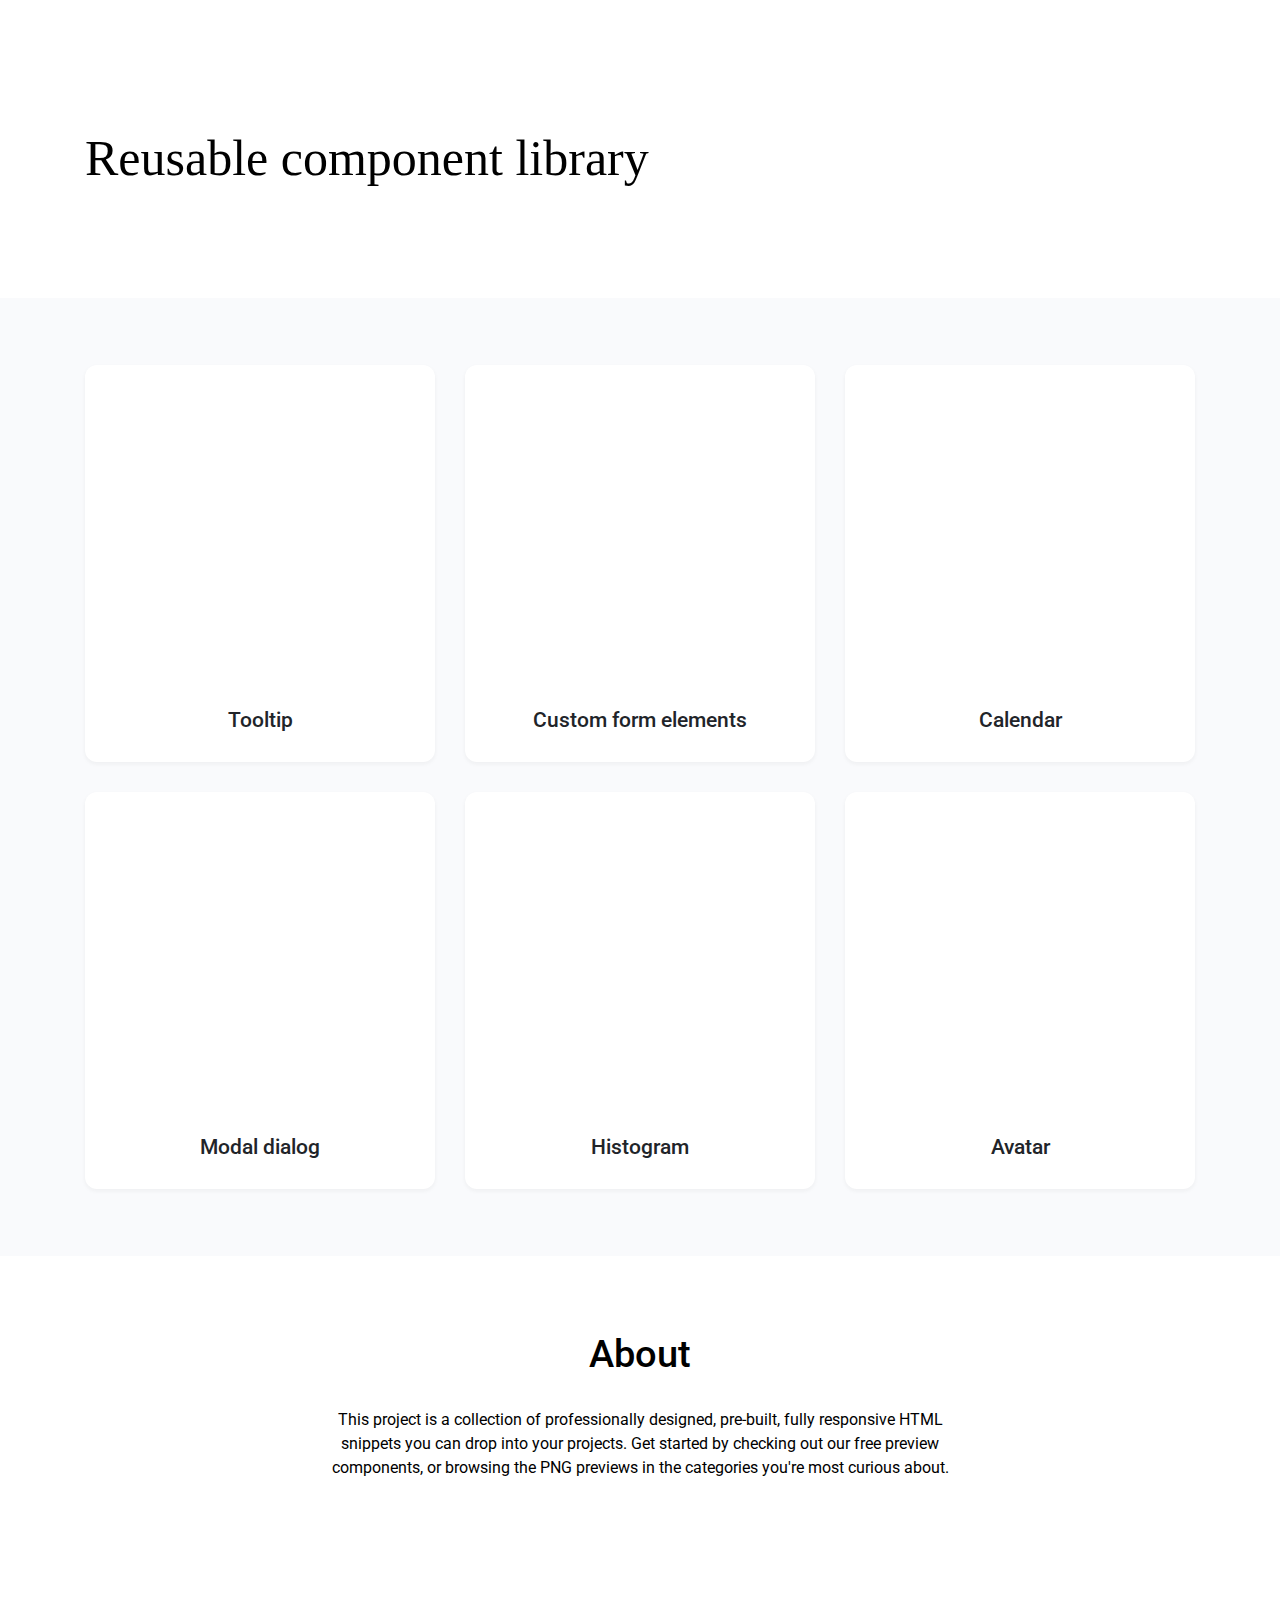
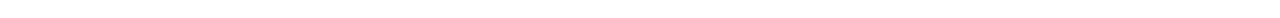
<file: index.html>
<!DOCTYPE html>
<!-- Главная страница -->
<html lang="ru">
    <head>
        <link rel="stylesheet" href="./assets/css/main.css">
    </head>
    <body>
    <div class="page">
        <header class="header">
            <div class="container">
                <h1 class="header__title">Reusable component library</h1>
            </div>
        </header>
        <main class="preview page__main">
            <div class="container">
                <div class="preview__cards">
                    <div class="card">Tooltip</div>
                    <div class="card">Custom form elements</div>
                    <div class="card">Calendar</div>
                    <div class="card">Modal dialog</div>
                    <div class="card">Histogram</div>
                    <div class="card">Avatar</div>
                </div>
            </div>
        </main>
        <footer class="footer">
            <h2 class="footer__title">About</h2>
            <p class="footer__text">
                This project is a collection of professionally designed, pre-built,
                fully responsive HTML snippets you can drop into your projects.
                Get started by checking out our free preview components,
                or browsing the PNG previews in the categories you're most curious about.
            </p>
        </footer>
    </div>
    </body>
</html>
</file>
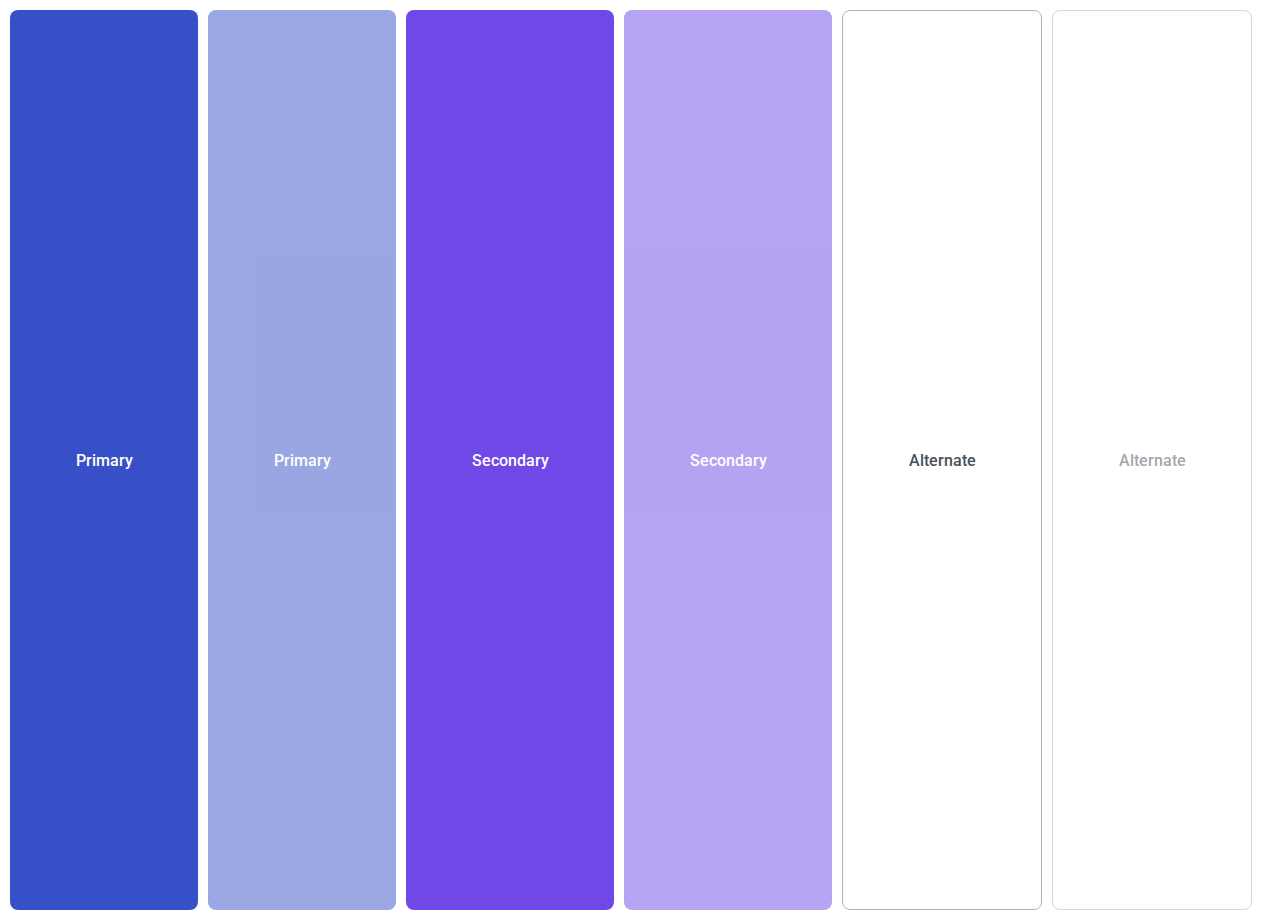
<file: 03-lection1/01-button/index.html>
<!DOCTYPE html>
<!-- Страница с кнопкой -->
<html lang="ru">
    <head>
        <link rel="stylesheet" href="../../assets/css/main.css">
        <link rel="stylesheet" href="./button.css">
    </head>
    <body style="display: flex;  gap: 10px; padding: 10px;">
        <button class="button button_primary">Primary</button>
        <button class="button button_primary" disabled >Primary</button>
        <button class="button button_secondary">Secondary</button>
        <button class="button button_secondary" disabled>Secondary</button>
        <button class="button button_alternate">Alternate</button>
        <button class="button button_alternate" disabled>Alternate</button>
    </body>
</html>
</file>
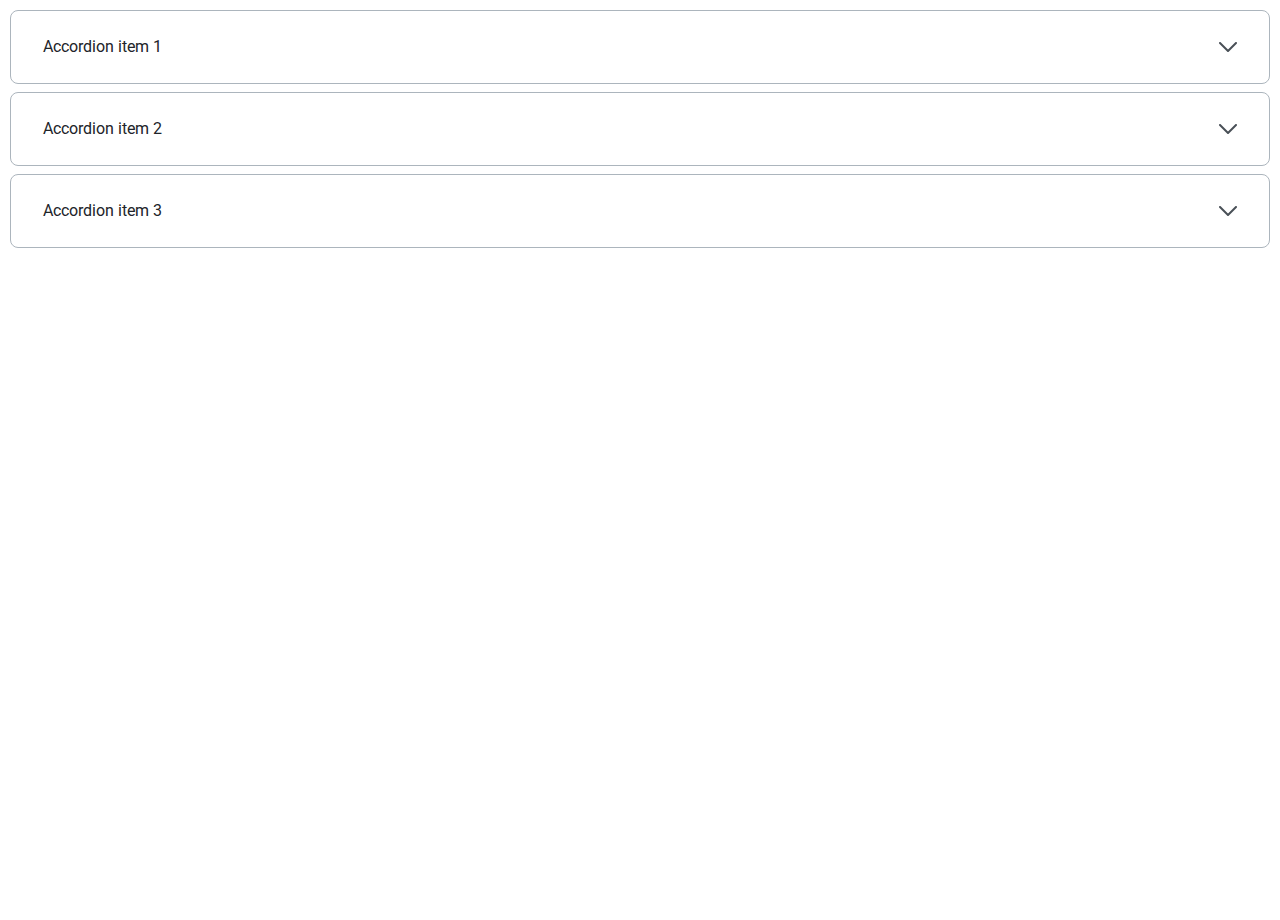
<file: 03-lection1/02-accordion/index.html>
<!DOCTYPE html>
<!-- Страница с аккордеоном -->
<html lang="ru">
    <head>
        <link rel="stylesheet" href="../../assets/css/main.css">
        <link rel="stylesheet" href="./accordion.css">
    </head>
    <body style="padding: 10px;">
    <div class="accordion">
        <details class="accordion__section">
            <summary class="accordion__summary">
                Accordion item 1
                <img src="arrow.svg" alt="button arrow"  class="accordion__arrow">
            </summary>
            <p class="accordion__text">
                Amet minim mollit non deserunt ullamco est sit aliqua dolor do amet sint.
                Velit officia consequat duis enim velit mollit. Exercitation veniam consequat sunt nostrud amet.
            </p>
        </details>
        <details class="accordion__section">
            <summary class="accordion__summary">
                Accordion item 2
                <img src="arrow.svg" alt="button arrow" class="accordion__arrow">
            </summary>
            <p class="accordion__text">
                Amet minim mollit non deserunt ullamco est sit aliqua dolor do amet sint.
                Velit officia consequat duis enim velit mollit. Exercitation veniam consequat sunt nostrud amet.
            </p>
        </details>
        <details class="accordion__section">
            <summary class="accordion__summary">
                Accordion item 3
                <img src="arrow.svg" alt="button arrow" class="accordion__arrow">
            </summary>
            <p class="accordion__text">
                Amet minim mollit non deserunt ullamco est sit aliqua dolor do amet sint.
                Velit officia consequat duis enim velit mollit. Exercitation veniam consequat sunt nostrud amet.
            </p>
        </details>
    </div>
    </body>
</html>
</file>
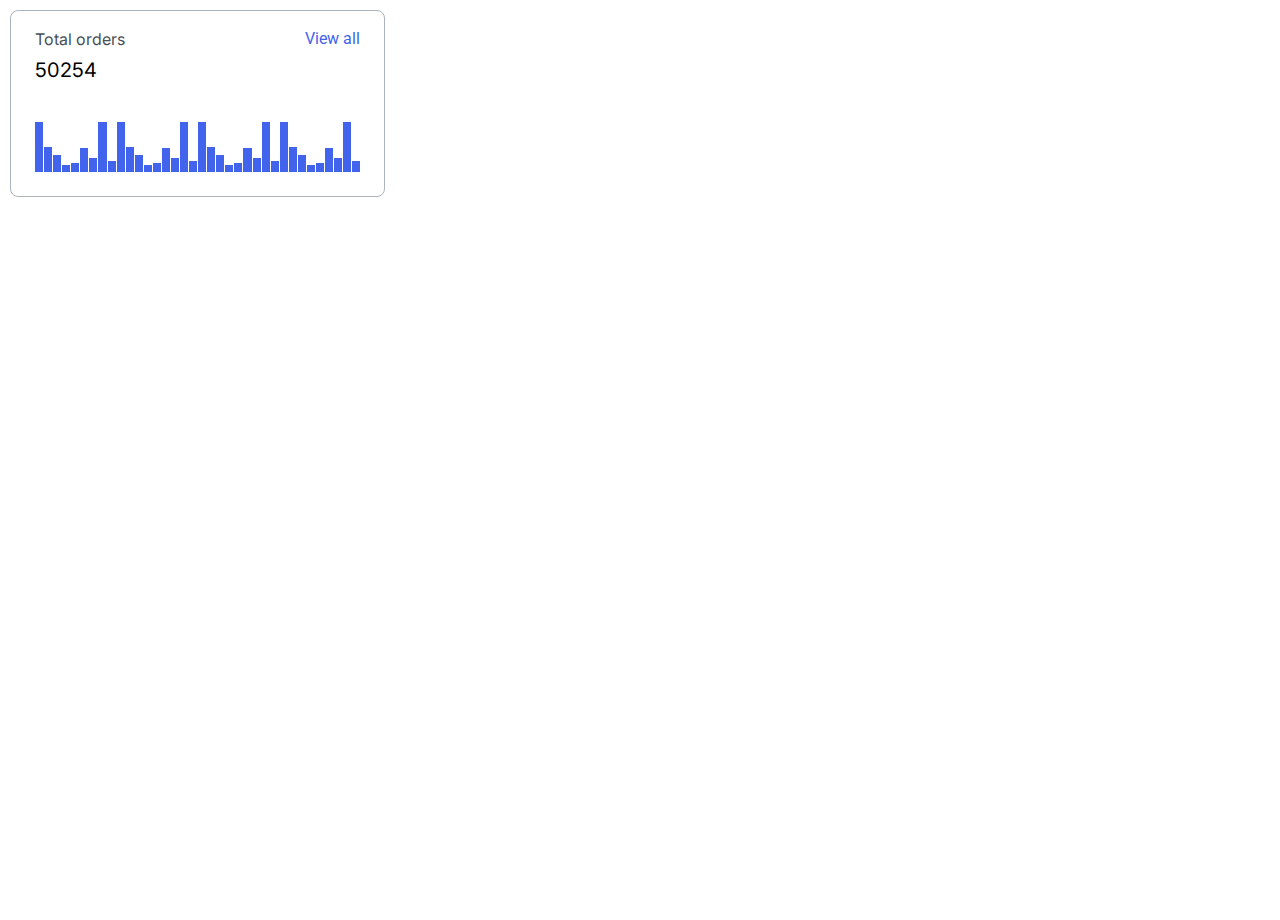
<file: 04-lection2/01-histogram/index.html>
<!DOCTYPE html>
<!-- Страница с гистограммой -->
<html lang="ru">
    <head>
        <link rel="stylesheet" href="../../assets/css/main.css">
        <link rel="stylesheet" href="./histogram.css">
    </head>
    <body style="padding: 10px; width: 375px;">
    <div class="histogram">
        <div class="histogram__panel">
            <div class="histogram__info">
                <h3 class="histogram__title">Total orders</h3>
                <h3 class="histogram__quantity">50254</h3>
            </div>
           <div style="cursor: pointer"> <!-- для эффекта "курсор" т.к. ссылка не активна-->
                <a href="/" class="histogram__link">View all</a>
            </div>

        </div>
        <div class="histogram__schedule">
            <div style="height: 100%" class="histogram__rectangle"></div>
            <div style="height: 50%" class="histogram__rectangle"></div>
            <div style="height: 35%" class="histogram__rectangle"></div>
            <div style="height: 15%" class="histogram__rectangle"></div>
            <div style="height: 18%" class="histogram__rectangle"></div>
            <div style="height: 48%" class="histogram__rectangle"></div>
            <div style="height: 28%" class="histogram__rectangle"></div>
            <div style="height: 100%" class="histogram__rectangle"></div>
            <div style="height: 22%" class="histogram__rectangle"></div>
            <div style="height: 100%" class="histogram__rectangle"></div>
            <div style="height: 50%" class="histogram__rectangle"></div>
            <div style="height: 35%" class="histogram__rectangle"></div>
            <div style="height: 15%" class="histogram__rectangle"></div>
            <div style="height: 18%" class="histogram__rectangle"></div>
            <div style="height: 48%" class="histogram__rectangle"></div>
            <div style="height: 28%" class="histogram__rectangle"></div>
            <div style="height: 100%" class="histogram__rectangle"></div>
            <div style="height: 22%" class="histogram__rectangle"></div>
            <div style="height: 100%" class="histogram__rectangle"></div>
            <div style="height: 50%" class="histogram__rectangle"></div>
            <div style="height: 35%" class="histogram__rectangle"></div>
            <div style="height: 15%" class="histogram__rectangle"></div>
            <div style="height: 18%" class="histogram__rectangle"></div>
            <div style="height: 48%" class="histogram__rectangle"></div>
            <div style="height: 28%" class="histogram__rectangle"></div>
            <div style="height: 100%" class="histogram__rectangle"></div>
            <div style="height: 22%" class="histogram__rectangle"></div>
            <div style="height: 100%" class="histogram__rectangle"></div>
            <div style="height: 50%" class="histogram__rectangle"></div>
            <div style="height: 35%" class="histogram__rectangle"></div>
            <div style="height: 15%" class="histogram__rectangle"></div>
            <div style="height: 18%" class="histogram__rectangle"></div>
            <div style="height: 48%" class="histogram__rectangle"></div>
            <div style="height: 28%" class="histogram__rectangle"></div>
            <div style="height: 100%" class="histogram__rectangle"></div>
            <div style="height: 22%" class="histogram__rectangle"></div>
        </div>
    </div>
    </body>
</html>
</file>
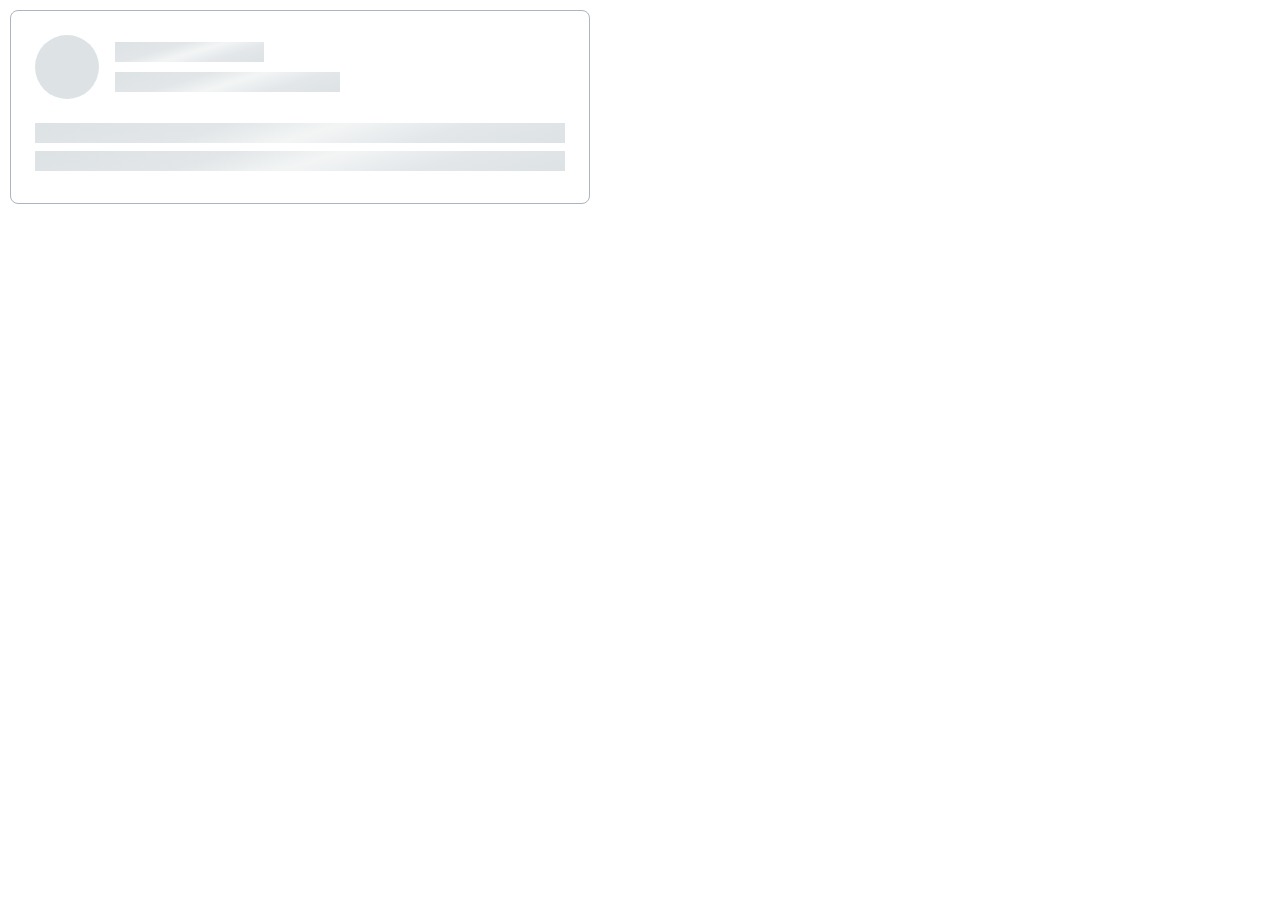
<file: 04-lection2/02-skeleton/index.html>
<!DOCTYPE html>
<!-- Страница со скелетоном -->
<html lang="ru">
    <head>
        <link rel="stylesheet" href="../../assets/css/main.css">
        <link rel="stylesheet" href="./skeleton.css">
    </head>
    <body style="padding: 10px; width: 580px;">
        <div class="skeleton">
                <section class="skeleton__head">
                    <div class="skeleton__circle"></div>
                    <div class="skeleton__lines">
                        <div class="skeleton__stripe skeleton__stripe_small"></div>
                        <div class="skeleton__stripe skeleton__stripe_medium"></div>
                    </div>
                </section>
                <section class="skeleton__main">
                    <div class="skeleton__stripe"></div>
                    <div class="skeleton__stripe"></div>
                </section>
        </div>
    </body>
</html>
</file>
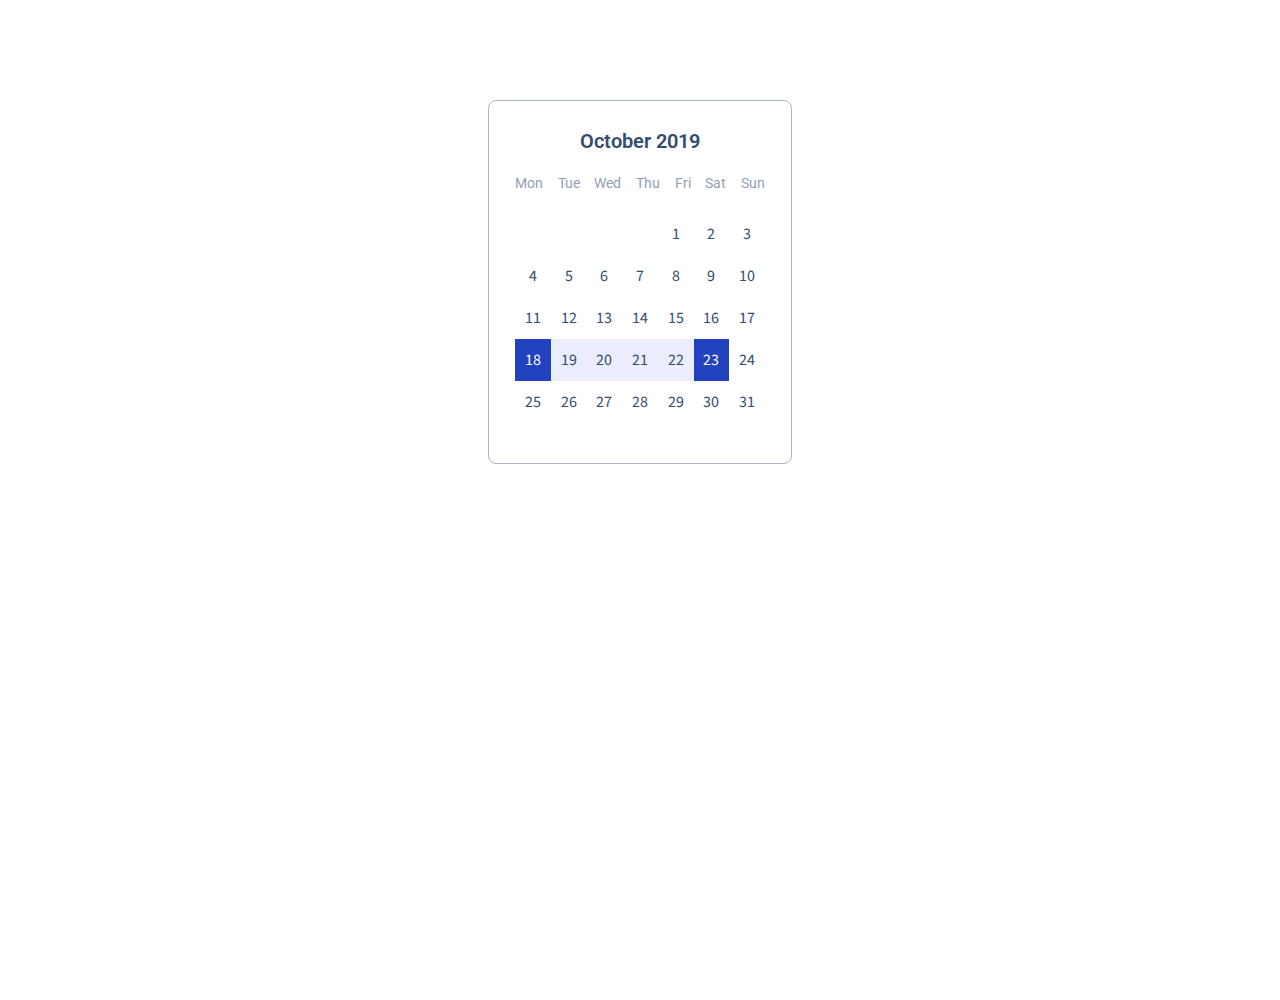
<file: 05-lection3/03-calendar/index.html>
<!DOCTYPE html>
<!-- Страница с календарем -->
<html lang="ru">
    <head>
        <link rel="stylesheet" href="../../assets/css/main.css">
        <link rel="stylesheet" href="./calendar.css">

        <title>Calendar</title>
    </head>
    <body style="margin: 100px auto; width: 304px;">
        <div class="calendar">
            <h3 class="calendar__title">October 2019</h3>
            <div class="calendar__wrapper">
                <div class="calendar__inner">
                    <div class="calendar__days">
                        <span>Mon</span>
                        <span>Tue</span>
                        <span>Wed</span>
                        <span>Thu</span>
                        <span>Fri</span>
                        <span>Sat</span>
                        <span>Sun</span>
                    </div>
                    <div class="calendar__dates">
                        <span class="calendar__item">1</span>
                        <span class="calendar__item">2</span>
                        <span class="calendar__item">3</span>
                        <span class="calendar__item">4</span>
                        <span class="calendar__item">5</span>
                        <span class="calendar__item">6</span>
                        <span class="calendar__item">7</span>
                        <span class="calendar__item">8</span>
                        <span class="calendar__item">9</span>
                        <span class="calendar__item">10</span>
                        <span class="calendar__item">11</span>
                        <span class="calendar__item">12</span>
                        <span class="calendar__item">13</span>
                        <span class="calendar__item">14</span>
                        <span class="calendar__item">15</span>
                        <span class="calendar__item">16</span>
                        <span class="calendar__item">17</span>
                        <span class="calendar__item calendar__date_select">18</span>
                        <span class="calendar__item calendar__date_period">19</span>
                        <span class="calendar__item calendar__date_period">20</span>
                        <span class="calendar__item calendar__date_period">21</span>
                        <span class="calendar__item calendar__date_period">22</span>
                        <span class="calendar__item calendar__date_select">23</span>
                        <span class="calendar__item">24</span>
                        <span class="calendar__item">25</span>
                        <span class="calendar__item">26</span>
                        <span class="calendar__item">27</span>
                        <span class="calendar__item">28</span>
                        <span class="calendar__item">29</span>
                        <span class="calendar__item">30</span>
                        <span class="calendar__item">31</span>
                    </div>
                </div>
            </div>

        </div>
    </body>
</html>
</file>
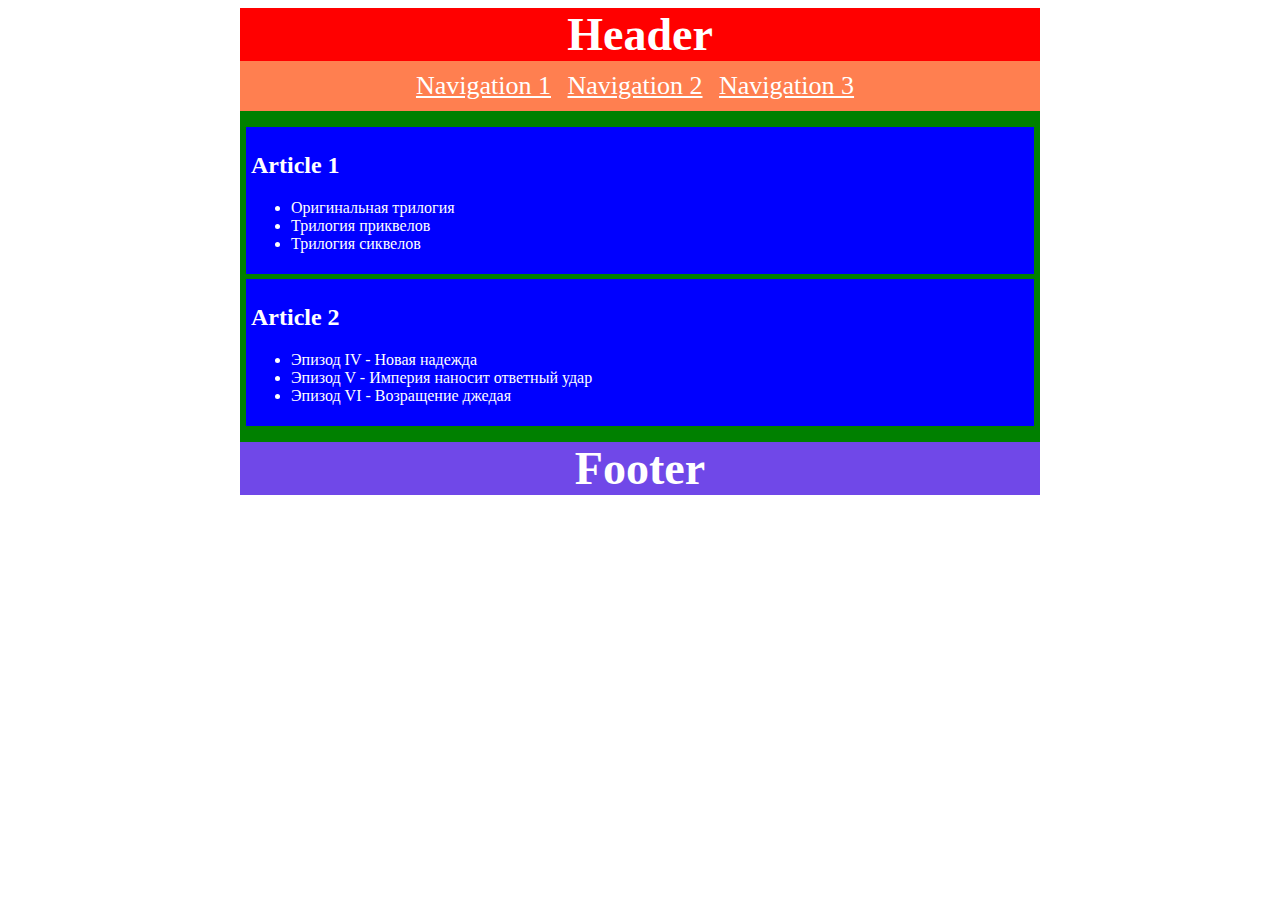
<file: 02-dz0/01-semantic-mockup/solution.html>
<!DOCTYPE html>
<html lang="ru">
<head>
    <meta content="text/html; charset=UTF-8" http-equiv="Content-Type">
    <link rel="stylesheet" href="styles.css">
</head>
    <body>
    <div class="wrapper">
        <header class="header">Header</header>
        <nav class="nav">
            <a href="/">Navigation 1</a>
            <a href="/">Navigation 2</a>
            <a href="/">Navigation 3</a>
        </nav>
        <main class="main">
            <article class="article">
                <h2>Article 1</h2>
                <ul>
                    <li>Оригинальная трилогия</li>
                    <li>Трилогия приквелов</li>
                    <li>Трилогия сиквелов</li>
                </ul>
            </article>
            <article class="article">
                <h2>Article 2</h2>
                <ul>
                    <li>Эпизод IV - Новая надежда</li>
                    <li>Эпизод V - Империя наносит ответный удар</li>
                    <li>Эпизод VI - Возращение джедая</li>
                </ul>
            </article>
        </main>
        <footer class="footer">Footer</footer>
    </div>

    </body>
</html>
</file>
<file: 03-lection1/01-button/button.css>
/* Стилизация кнопки */
.button{
    font-family: Roboto, sans-serif;
    font-size: 16px;
    font-style: normal;
    font-weight: 500;
    line-height: normal;
    color: #FFF;
    padding: 15px 65px 14px 66px;
    border-radius: 8px;
    border: none;
    transition: all 0.3s;
}
.button_primary{
    background: var(--blue);
}
.button_primary:hover{
    background: var(--blueDark);
}

.button_secondary{
    background: var(--purple);
}
.button_secondary:hover{
    background: var(--purpleDark);
}

.button_alternate{
    background: var(--white);
    color: var(--grey-4);
    border: 1px solid var(--grey-3);

}
.button_alternate:hover{
    border: 1px solid var(--black);
}

.button:disabled{
    opacity: 0.5;
    pointer-events: none;
}
</file>
<file: 03-lection1/02-accordion/accordion.css>
/* Стилизация аккордеона */
.accordion {
    display: flex;
    flex-direction: column;
    gap: 8px;
    font-family: Inter sans-serif;
    font-size: 16px;
    font-style: normal;
    font-weight: 400;
    line-height: 24px;
}

.accordion__section{
    padding: 24px 32px;
    border-radius: 8px;
    border: 1px solid var(--grey-3);
}
.accordion__section[open]{
    padding: 24px 32px 32px;
}

.accordion__summary {
    display: flex;
    align-items: center;
    justify-content: space-between;
    color: var(--black);
}

.accordion__arrow {
    transition: all 0.3s;
    transform: rotatez(180deg);
}

.accordion__text {
    color: var(--grey-4);
}

.accordion__section > .accordion__summary {
    list-style: none;
}

.accordion__section[open] .accordion__arrow {
    transform: rotatez(0deg);
}
</file>
<file: 04-lection2/01-histogram/histogram.css>
.histogram {
    padding: 16px 24px 24px;
    border-radius: 8px;
    border: 1px solid var(--grey-3);
    font-family: Inter, sans-serif;
    font-style: normal;
    font-weight: 400;
}

.histogram__panel {
    display: flex;
    justify-content: space-between;
}

.histogram__info {
    display: flex;
    flex-direction: column;
    gap: 6px;
}

.histogram__title {
    font-family: Inter, sans-serif;
    font-weight: 400;
    font-size: 16px;
    line-height: 24px;
    color: var(--grey-4);
    margin: 0;
}

.histogram__quantity {
    font-family: Inter, sans-serif;
    font-weight: 400;
    font-size: 20px;
    line-height: 26px;
    margin: 0;
}

.histogram__link {
    font-size: 16px;
    line-height: 24px;
    color: var(--royalBlue);
    text-decoration: none;
    pointer-events: none;
    padding-top: 3px;
}

.histogram__schedule {
    display: flex;
    align-items: flex-end;
    gap: 1px;
    margin-top: 39px;
    height: 50px;
}
.histogram__rectangle{
    flex-basis: 9px;
    background: var(--royalBlue);
}
</file>
<file: 04-lection2/02-skeleton/skeleton.css>
.skeleton{
    display: flex;
    flex-direction: column;
    gap: 24px;
    padding: 24px 24px 32px;
    border-radius: 8px;
    border: 1px solid var(--grey-3);
}
.skeleton__head{
    display: flex;
    align-items: center;
    gap: 16px;
}
.skeleton__main{
    display: flex;
    flex-direction: column;
    gap: 8px;
}
.skeleton__lines{
    display: flex;
    flex-direction: column;
    flex-grow: 1;
    gap: 10px
}
.skeleton__circle{
    width: 64px;
    height: 64px;
    background: var(--grey-2);
    border-radius: 50%;
}

.skeleton__stripe{
    height: 20px;
    background: linear-gradient(163deg, #DDE2E5 0%, #E2E6E8 33.33%, #F3F5F5 52.08%, #E3E7EA 73.96%, #DDE2E5 100%);
}

.skeleton__stripe_small{
    width: 33%;
}

.skeleton__stripe_medium{
    width: 50%;
}
</file>
<file: 05-lection3/03-calendar/calendar.css>
.calendar {
    font-family: Inter, sans-serif;
    padding: 28px 26px 40px;
    border-radius: 8px;
    border: 1px solid #ACB5BD;
}

.calendar__title {
    margin-top: 0;
    color: #334D6E;
    font-size: 20px;
    font-style: normal;
    font-weight: 600;
    line-height: 24px;
    text-align: center;
}

.calendar__wrapper {
    padding-bottom: 100%;
    position: relative;
}

.calendar__inner {
    position: absolute;
    left: 0;
    right: 0;
    top: 0;
    bottom: 0;
    display: grid;
    grid-template-rows: 20px 1fr;
    grid-template-areas:
            "days"
            "dates";
    grid-gap: 20px;
}

.calendar__days {
    grid-area: days;
    display: flex;
    justify-content: space-between;
    color: #90A0B7;
    font-size: 14px;
    font-style: normal;
    font-weight: 400;
    line-height: 20px;
}

.calendar__dates {
    grid-area: dates;
    display: grid;
    grid-template-columns: repeat(7, 1fr);
    grid-template-rows: repeat(5, 1fr);
}

.calendar__dates .calendar__item:first-child {
    grid-column: 5;
}

.calendar__item {
    display: flex;
    align-items: center;
    justify-content: center;
    color: #334D6E;
    font-family: Source Sans Pro, sans-serif;
    font-size: 16px;
    font-style: normal;
    font-weight: 400;
    line-height: 20px;
}


.calendar__date_period {
    background: #ebedfc;

}

.calendar__date_select {
    color: #FFFFFF;
    background: #2342C0;

}
</file>
<file: 02-dz0/01-semantic-mockup/styles.css>
.wrapper{
    margin: auto;
    width: 800px;
}
.header{
    color: white;
    font-size: 46px;
    font-weight: bold;
    padding: 0 5px;
    background: red;
    text-align: center;
}
.nav{
    color: white;
    font-size: 26px;
    background: coral;
    padding:  10px 0;
    text-align: center;
}
a{
    margin-right: 10px;
}
a:link{
    color: white;
}
.main{
    background: green;
    border: 1px solid green;
    padding: 15px 5px 10px 5px;
}
.article{
    color: white;
    background: blue;
    padding: 5px;
    margin-bottom: 5px;

}
.footer{
    color: white;
    font-size: 46px;
    font-weight: bold;
    padding: 0 5px;
    background: #7048E8;
    text-align: center;
}
</file>
<file: assets/css/main.css>
@import '../fonts/fonts.css';
@import './normalize.css';
@import '../../components/page/page.css';
@import '../../components/container/container.css';
@import '../../components/header/header.css';
@import '../../components/preview/preview.css';
@import '../../components/card/card.css';
@import '../../components/footer/footer.css';

:root {
    --white: #ffffff;
    --black: #212429;
    --pink: #F784AD;
    --purple: #7048E8;
    --purpleDark: #5028C6;
    --blue: #374FC7;
    --royalBlue: #4263EB;
    --blueDark: #2342C0;
    --red: #F03D3E;
    --grey-1: #F8F9FA;
    --grey-2: #DDE2E5;
    --grey-3: #ACB5BD;
    --grey-4: #495057;

    --error: var(--red);
    --success: var(--blue);

    --primary: var(--blue);
    --secondary: var(--purple);
}

* {
    font-family: 'Roboto', sans-serif;
}
html, body{
    height: 100vh;
}
</file>
